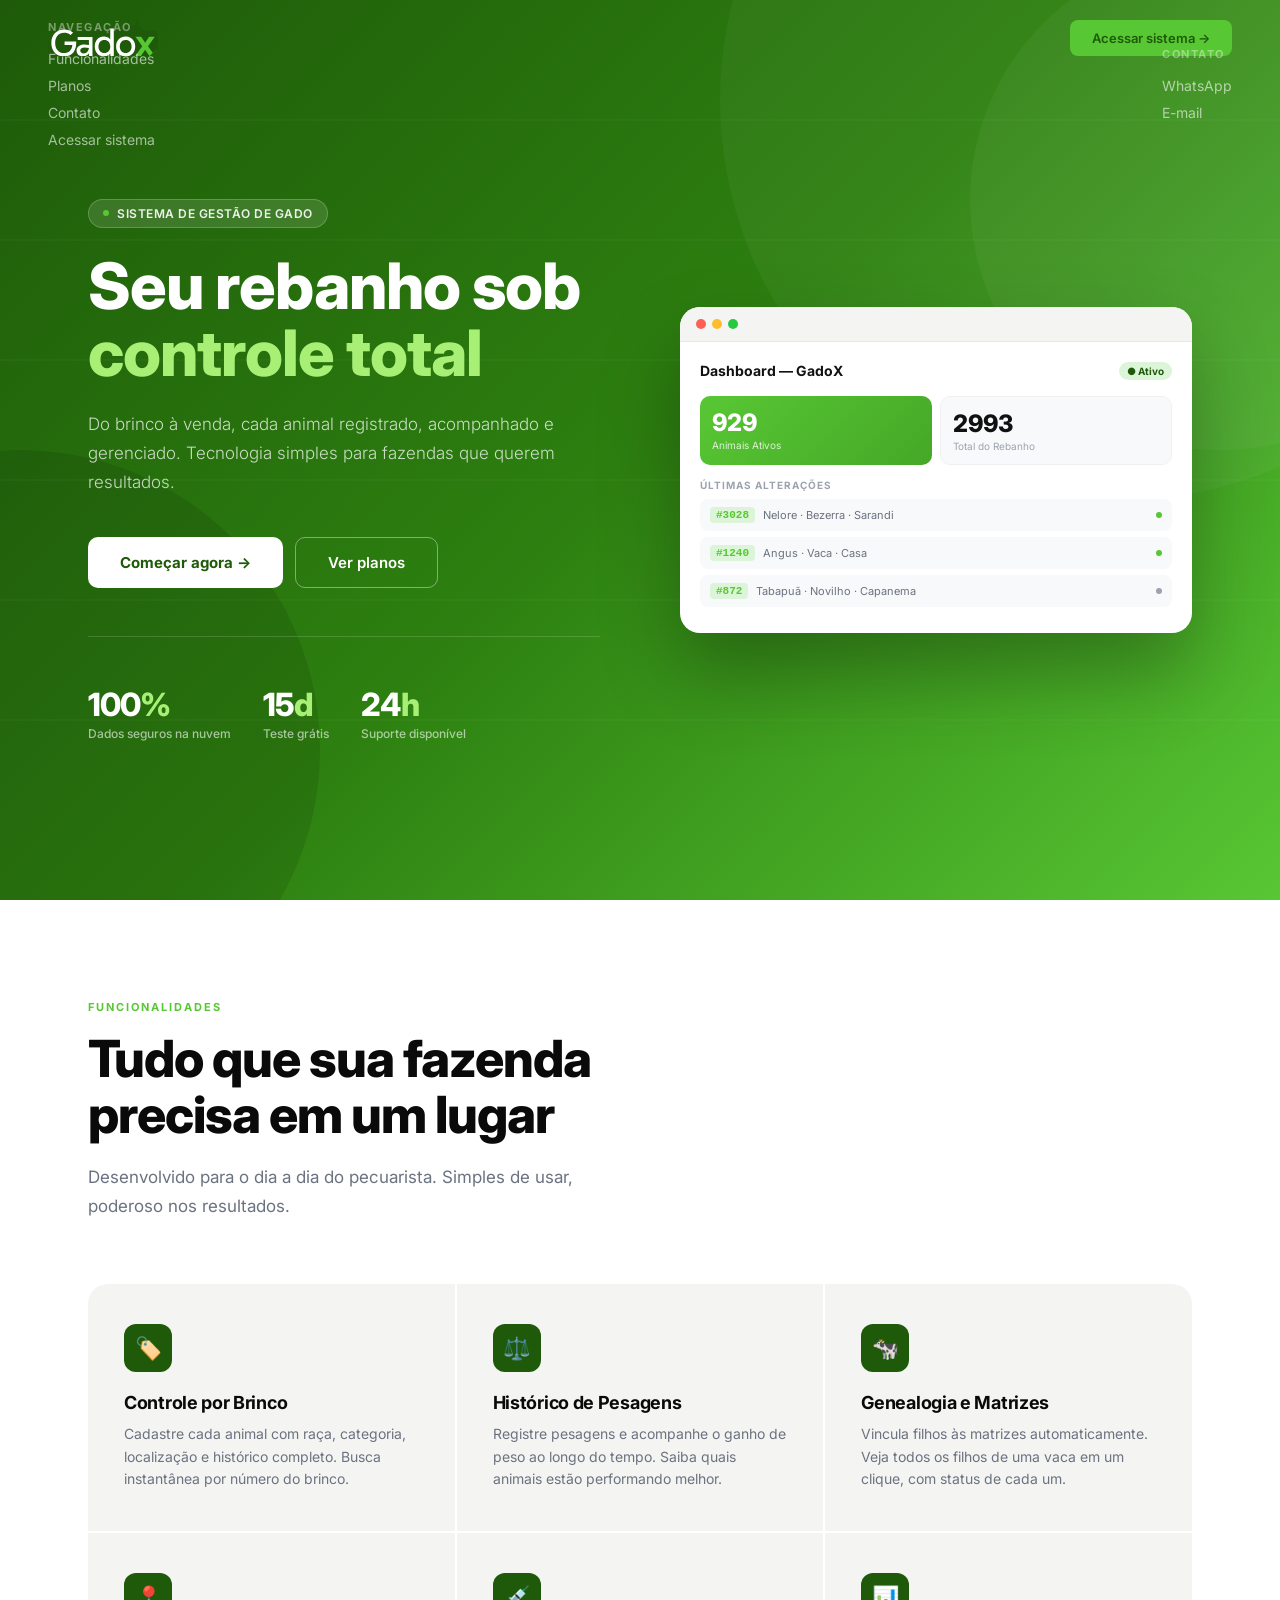
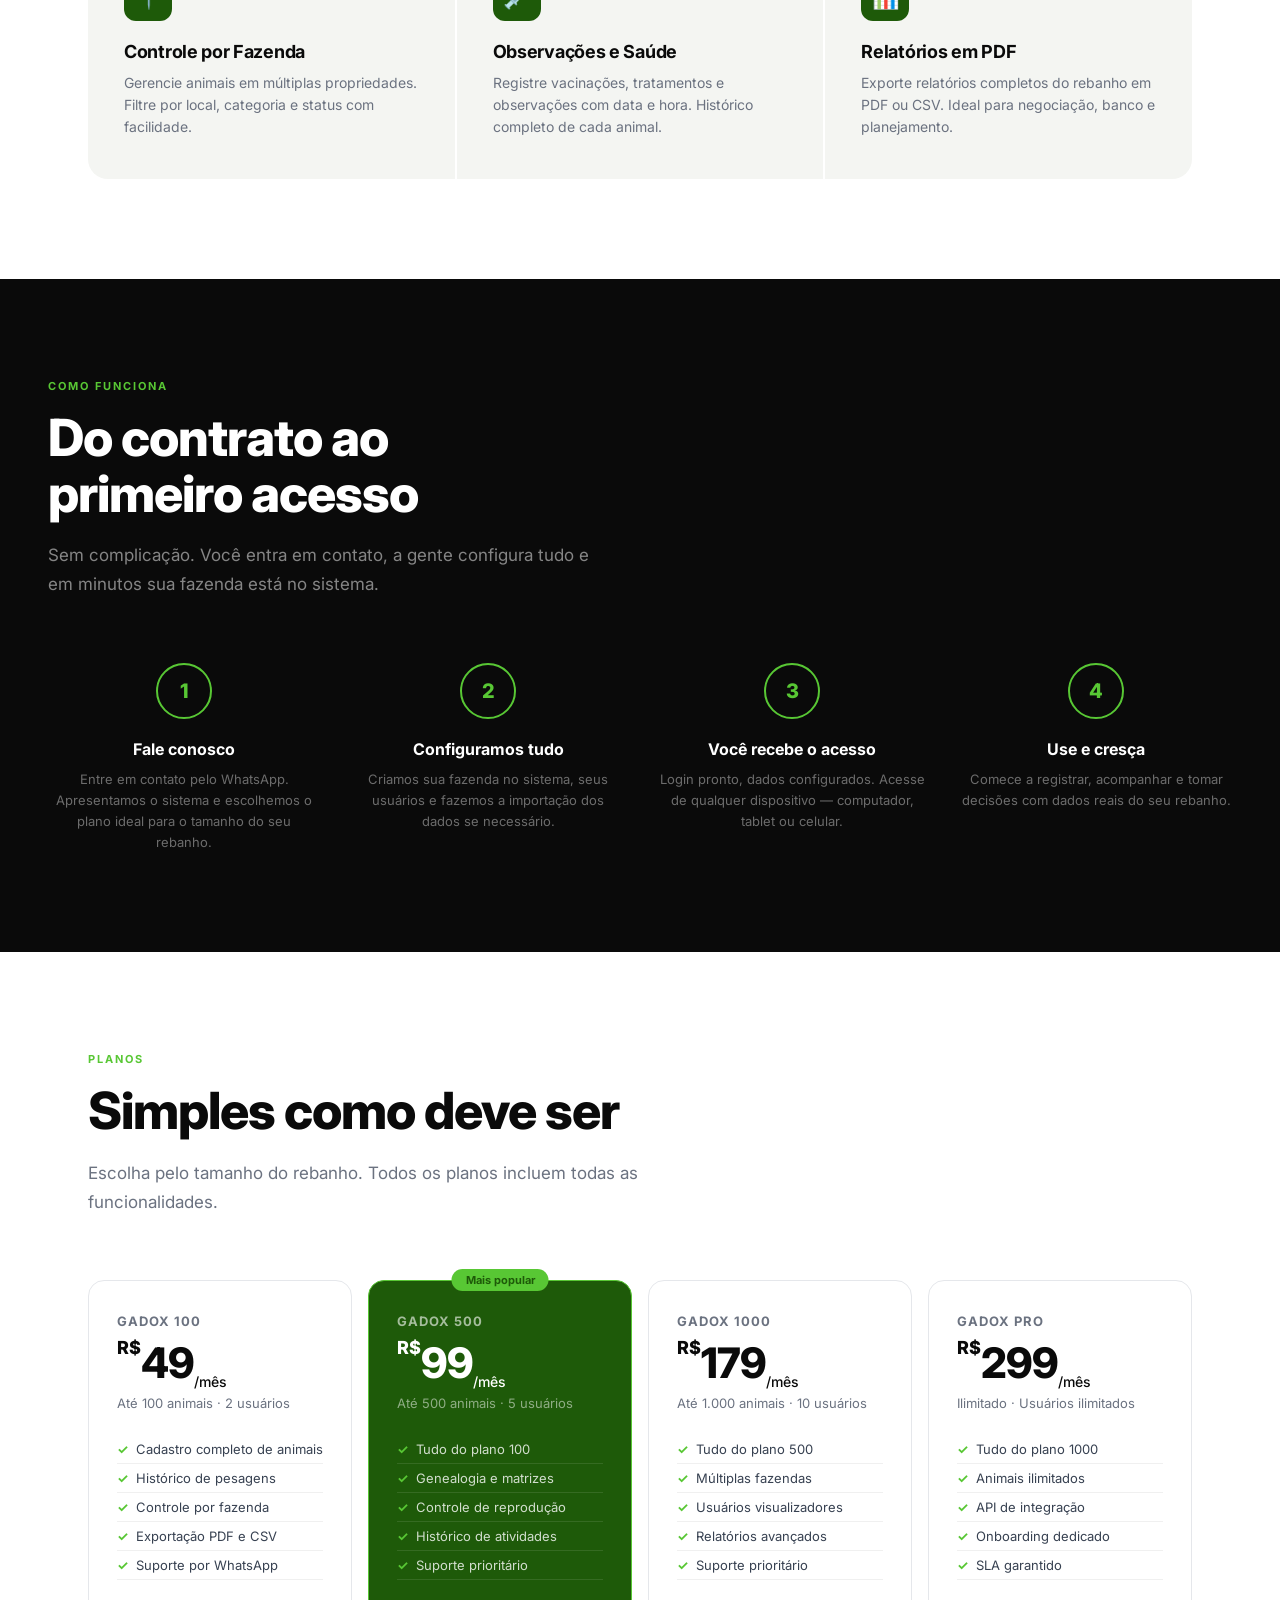
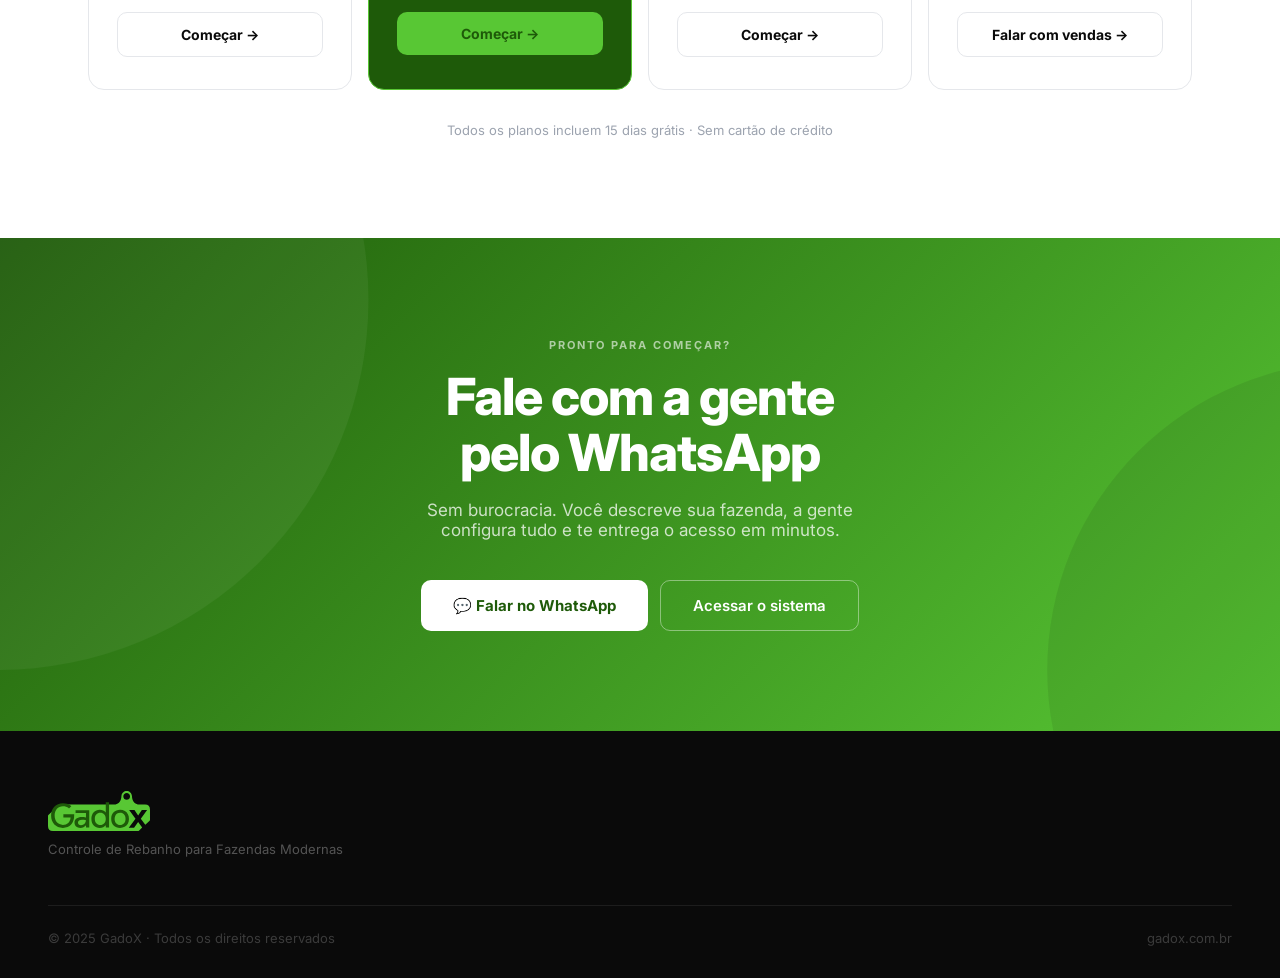
<file: index.html>
<!DOCTYPE html>
<html lang="pt-BR">
<head>
  <meta charset="UTF-8">
  <meta name="viewport" content="width=device-width, initial-scale=1.0">
  <title>GadoX — Controle de Rebanho</title>
  <meta name="description" content="Sistema de gestão de gado para fazendas modernas. Controle seu rebanho com tecnologia simples e eficiente.">

  <!-- Favicon -->
  <link rel="icon" type="image/svg+xml" href="[data-uri]">

  <!-- Fonts -->
  <link rel="preconnect" href="https://fonts.googleapis.com">
  <link href="https://fonts.googleapis.com/css2?family=Inter:wght@300;400;500;600;700;800;900&display=swap" rel="stylesheet">

  <!-- Styles -->
  <link rel="stylesheet" href="style.css">
</head>
<body>

  <!-- ═══════════════════════════════════════════
       NAVBAR
  ════════════════════════════════════════════ -->
  <nav id="nav">
    <a href="#" class="nav-logo" aria-label="GadoX — Início">
      <img
        src="[data-uri]"
        alt="GadoX"
        class="nav-logo-img"
      >
    </a>

    <div class="nav-links">
      <a href="https://app.gadox.com.br" class="nav-cta" target="_blank" rel="noopener noreferrer">
        Acessar sistema →
      </a>
    </div>
  </nav>


  <!-- ═══════════════════════════════════════════
       HERO
  ════════════════════════════════════════════ -->
  <section class="hero">
    <div class="hero-bg" aria-hidden="true">
      <svg viewBox="0 0 1440 900" preserveAspectRatio="xMidYMid slice" xmlns="http://www.w3.org/2000/svg">
        <circle cx="1200" cy="100" r="400" fill="rgba(255,255,255,0.04)"/>
        <circle cx="1300" cy="200" r="250" fill="rgba(255,255,255,0.04)"/>
        <circle cx="100"  cy="750" r="300" fill="rgba(0,0,0,0.1)"/>
        <line x1="0" y1="120" x2="1440" y2="120" stroke="rgba(255,255,255,0.05)" stroke-width="1"/>
        <line x1="0" y1="240" x2="1440" y2="240" stroke="rgba(255,255,255,0.05)" stroke-width="1"/>
        <line x1="0" y1="360" x2="1440" y2="360" stroke="rgba(255,255,255,0.05)" stroke-width="1"/>
        <line x1="0" y1="480" x2="1440" y2="480" stroke="rgba(255,255,255,0.05)" stroke-width="1"/>
        <line x1="0" y1="600" x2="1440" y2="600" stroke="rgba(255,255,255,0.05)" stroke-width="1"/>
        <line x1="0" y1="720" x2="1440" y2="720" stroke="rgba(255,255,255,0.05)" stroke-width="1"/>
      </svg>
    </div>

    <div class="hero-content">
      <!-- Texto -->
      <div class="hero-text">
        <div class="hero-tag"><span aria-hidden="true"></span> Sistema de Gestão de Gado</div>
        <h1>Seu rebanho sob <em>controle total</em></h1>
        <p class="hero-sub">
          Do brinco à venda, cada animal registrado, acompanhado e gerenciado.
          Tecnologia simples para fazendas que querem resultados.
        </p>
        <div class="hero-btns">
          <a href="https://app.gadox.com.br" class="btn-primary" target="_blank" rel="noopener noreferrer">
            Começar agora →
          </a>
          <a href="#planos" class="btn-ghost">Ver planos</a>
        </div>

        <div class="hero-stats">
          <div class="hero-stat">
            <div class="stat-num">100<span>%</span></div>
            <div class="stat-label">Dados seguros na nuvem</div>
          </div>
          <div class="hero-stat">
            <div class="stat-num">15<span>d</span></div>
            <div class="stat-label">Teste grátis</div>
          </div>
          <div class="hero-stat">
            <div class="stat-num">24<span>h</span></div>
            <div class="stat-label">Suporte disponível</div>
          </div>
        </div>
      </div>

      <!-- Mockup -->
      <div class="hero-mockup" aria-hidden="true">
        <div class="mockup-bar">
          <div class="dot" style="background:#ff5f57"></div>
          <div class="dot" style="background:#ffbd2e"></div>
          <div class="dot" style="background:#28c840"></div>
        </div>
        <div class="mockup-content">
          <div class="mockup-header">
            <div class="mockup-title">Dashboard — GadoX</div>
            <div class="mockup-badge">● Ativo</div>
          </div>
          <div class="mockup-cards">
            <div class="mcard mcard--green">
              <div class="mcard-num">929</div>
              <div class="mcard-label">Animais Ativos</div>
            </div>
            <div class="mcard mcard--white">
              <div class="mcard-num">2993</div>
              <div class="mcard-label">Total do Rebanho</div>
            </div>
          </div>
          <div class="mockup-section-label">Últimas alterações</div>
          <div class="mockup-row">
            <span class="mockup-brinco">#3028</span>
            <span class="mockup-info">Nelore · Bezerra · Sarandi</span>
            <span class="mockup-dot"></span>
          </div>
          <div class="mockup-row">
            <span class="mockup-brinco">#1240</span>
            <span class="mockup-info">Angus · Vaca · Casa</span>
            <span class="mockup-dot"></span>
          </div>
          <div class="mockup-row">
            <span class="mockup-brinco">#872</span>
            <span class="mockup-info">Tabapuã · Novilho · Capanema</span>
            <span class="mockup-dot mockup-dot--inactive"></span>
          </div>
        </div>
      </div>
    </div>
  </section>


  <!-- ═══════════════════════════════════════════
       FUNCIONALIDADES
  ════════════════════════════════════════════ -->
  <section id="funcionalidades" class="section">
    <div class="section-tag fade-up">Funcionalidades</div>
    <h2 class="fade-up">Tudo que sua fazenda<br>precisa em um lugar</h2>
    <p class="section-sub fade-up">Desenvolvido para o dia a dia do pecuarista. Simples de usar, poderoso nos resultados.</p>

    <div class="features-grid fade-up">
      <article class="feature">
        <div class="feature-icon" aria-hidden="true">🏷️</div>
        <h3>Controle por Brinco</h3>
        <p>Cadastre cada animal com raça, categoria, localização e histórico completo. Busca instantânea por número do brinco.</p>
      </article>
      <article class="feature">
        <div class="feature-icon" aria-hidden="true">⚖️</div>
        <h3>Histórico de Pesagens</h3>
        <p>Registre pesagens e acompanhe o ganho de peso ao longo do tempo. Saiba quais animais estão performando melhor.</p>
      </article>
      <article class="feature">
        <div class="feature-icon" aria-hidden="true">🐄</div>
        <h3>Genealogia e Matrizes</h3>
        <p>Vincula filhos às matrizes automaticamente. Veja todos os filhos de uma vaca em um clique, com status de cada um.</p>
      </article>
      <article class="feature">
        <div class="feature-icon" aria-hidden="true">📍</div>
        <h3>Controle por Fazenda</h3>
        <p>Gerencie animais em múltiplas propriedades. Filtre por local, categoria e status com facilidade.</p>
      </article>
      <article class="feature">
        <div class="feature-icon" aria-hidden="true">💉</div>
        <h3>Observações e Saúde</h3>
        <p>Registre vacinações, tratamentos e observações com data e hora. Histórico completo de cada animal.</p>
      </article>
      <article class="feature">
        <div class="feature-icon" aria-hidden="true">📊</div>
        <h3>Relatórios em PDF</h3>
        <p>Exporte relatórios completos do rebanho em PDF ou CSV. Ideal para negociação, banco e planejamento.</p>
      </article>
    </div>
  </section>


  <!-- ═══════════════════════════════════════════
       COMO FUNCIONA
  ════════════════════════════════════════════ -->
  <div class="how-section">
    <div class="how-inner">
      <div class="section-tag fade-up">Como funciona</div>
      <h2 class="fade-up">Do contrato ao<br>primeiro acesso</h2>
      <p class="section-sub fade-up">Sem complicação. Você entra em contato, a gente configura tudo e em minutos sua fazenda está no sistema.</p>

      <div class="steps fade-up">
        <div class="step">
          <div class="step-num" aria-hidden="true">1</div>
          <h3>Fale conosco</h3>
          <p>Entre em contato pelo WhatsApp. Apresentamos o sistema e escolhemos o plano ideal para o tamanho do seu rebanho.</p>
        </div>
        <div class="step">
          <div class="step-num" aria-hidden="true">2</div>
          <h3>Configuramos tudo</h3>
          <p>Criamos sua fazenda no sistema, seus usuários e fazemos a importação dos dados se necessário.</p>
        </div>
        <div class="step">
          <div class="step-num" aria-hidden="true">3</div>
          <h3>Você recebe o acesso</h3>
          <p>Login pronto, dados configurados. Acesse de qualquer dispositivo — computador, tablet ou celular.</p>
        </div>
        <div class="step">
          <div class="step-num" aria-hidden="true">4</div>
          <h3>Use e cresça</h3>
          <p>Comece a registrar, acompanhar e tomar decisões com dados reais do seu rebanho.</p>
        </div>
      </div>
    </div>
  </div>


  <!-- ═══════════════════════════════════════════
       PLANOS
  ════════════════════════════════════════════ -->
  <section id="planos" class="section">
    <div class="section-tag fade-up">Planos</div>
    <h2 class="fade-up">Simples como deve ser</h2>
    <p class="section-sub fade-up">Escolha pelo tamanho do rebanho. Todos os planos incluem todas as funcionalidades.</p>

    <div class="plans-grid fade-up">

      <div class="plan">
        <div class="plan-name">GadoX 100</div>
        <div class="plan-price"><sup>R$</sup>49<sub>/mês</sub></div>
        <div class="plan-animals">Até 100 animais · 2 usuários</div>
        <ul class="plan-features">
          <li>Cadastro completo de animais</li>
          <li>Histórico de pesagens</li>
          <li>Controle por fazenda</li>
          <li>Exportação PDF e CSV</li>
          <li>Suporte por WhatsApp</li>
        </ul>
        <a href="#contato" class="plan-btn plan-btn--outline">Começar →</a>
      </div>

      <div class="plan plan--featured">
        <div class="plan-badge">Mais popular</div>
        <div class="plan-name">GadoX 500</div>
        <div class="plan-price"><sup>R$</sup>99<sub>/mês</sub></div>
        <div class="plan-animals">Até 500 animais · 5 usuários</div>
        <ul class="plan-features">
          <li>Tudo do plano 100</li>
          <li>Genealogia e matrizes</li>
          <li>Controle de reprodução</li>
          <li>Histórico de atividades</li>
          <li>Suporte prioritário</li>
        </ul>
        <a href="#contato" class="plan-btn plan-btn--solid">Começar →</a>
      </div>

      <div class="plan">
        <div class="plan-name">GadoX 1000</div>
        <div class="plan-price"><sup>R$</sup>179<sub>/mês</sub></div>
        <div class="plan-animals">Até 1.000 animais · 10 usuários</div>
        <ul class="plan-features">
          <li>Tudo do plano 500</li>
          <li>Múltiplas fazendas</li>
          <li>Usuários visualizadores</li>
          <li>Relatórios avançados</li>
          <li>Suporte prioritário</li>
        </ul>
        <a href="#contato" class="plan-btn plan-btn--outline">Começar →</a>
      </div>

      <div class="plan">
        <div class="plan-name">GadoX Pro</div>
        <div class="plan-price"><sup>R$</sup>299<sub>/mês</sub></div>
        <div class="plan-animals">Ilimitado · Usuários ilimitados</div>
        <ul class="plan-features">
          <li>Tudo do plano 1000</li>
          <li>Animais ilimitados</li>
          <li>API de integração</li>
          <li>Onboarding dedicado</li>
          <li>SLA garantido</li>
        </ul>
        <a href="#contato" class="plan-btn plan-btn--outline">Falar com vendas →</a>
      </div>

    </div>
    <p class="plans-note">Todos os planos incluem 15 dias grátis · Sem cartão de crédito</p>
  </section>


  <!-- ═══════════════════════════════════════════
       CTA / CONTATO
  ════════════════════════════════════════════ -->
  <div class="cta-section" id="contato">
    <div class="hero-bg" aria-hidden="true">
      <svg viewBox="0 0 1440 400" preserveAspectRatio="xMidYMid slice" xmlns="http://www.w3.org/2000/svg">
        <circle cx="200"  cy="50"  r="300" fill="rgba(255,255,255,0.05)"/>
        <circle cx="1300" cy="350" r="250" fill="rgba(0,0,0,0.08)"/>
      </svg>
    </div>
    <div class="cta-inner">
      <div class="section-tag cta-tag">Pronto para começar?</div>
      <h2>Fale com a gente<br>pelo WhatsApp</h2>
      <p>Sem burocracia. Você descreve sua fazenda, a gente configura tudo e te entrega o acesso em minutos.</p>
      <div class="cta-btns">
        <a
          href="https://wa.me/5549991386761?text=Ol%C3%A1!%20Tenho%20interesse%20no%20GadoX%20para%20minha%20fazenda."
          class="btn-primary"
          target="_blank"
          rel="noopener noreferrer"
        >
          💬 Falar no WhatsApp
        </a>
        <a href="https://app.gadox.com.br" class="btn-ghost" target="_blank" rel="noopener noreferrer">
          Acessar o sistema
        </a>
      </div>
    </div>
  </div>


  <!-- ═══════════════════════════════════════════
       FOOTER
  ════════════════════════════════════════════ -->
  <footer>
    <div class="footer-inner">
      <div class="footer-top">
        <div class="footer-brand">
          <div class="footer-logo">
            <img
              src="[data-uri]"
              alt="GadoX"
              style="height:40px;width:auto;"
            >
          </div>
          <div class="footer-tagline">Controle de Rebanho para Fazendas Modernas</div>
        </div>

        <nav class="footer-links" aria-label="Links do rodapé">
          <div class="footer-col">
            <h4>Navegação</h4>
            <a href="#funcionalidades">Funcionalidades</a>
            <a href="#planos">Planos</a>
            <a href="#contato">Contato</a>
            <a href="https://app.gadox.com.br" target="_blank" rel="noopener noreferrer">Acessar sistema</a>
          </div>
          <div class="footer-col">
            <h4>Contato</h4>
            <a href="https://wa.me/5549991386761" target="_blank" rel="noopener noreferrer">WhatsApp</a>
            <a href="mailto:contato@gadox.com.br">E-mail</a>
          </div>
        </nav>
      </div>

      <div class="footer-bottom">
        <p>© 2025 GadoX · Todos os direitos reservados</p>
        <p>gadox.com.br</p>
      </div>
    </div>
  </footer>

  <!-- Scripts -->
  <script src="main.js"></script>

</body>
</html>
</file>
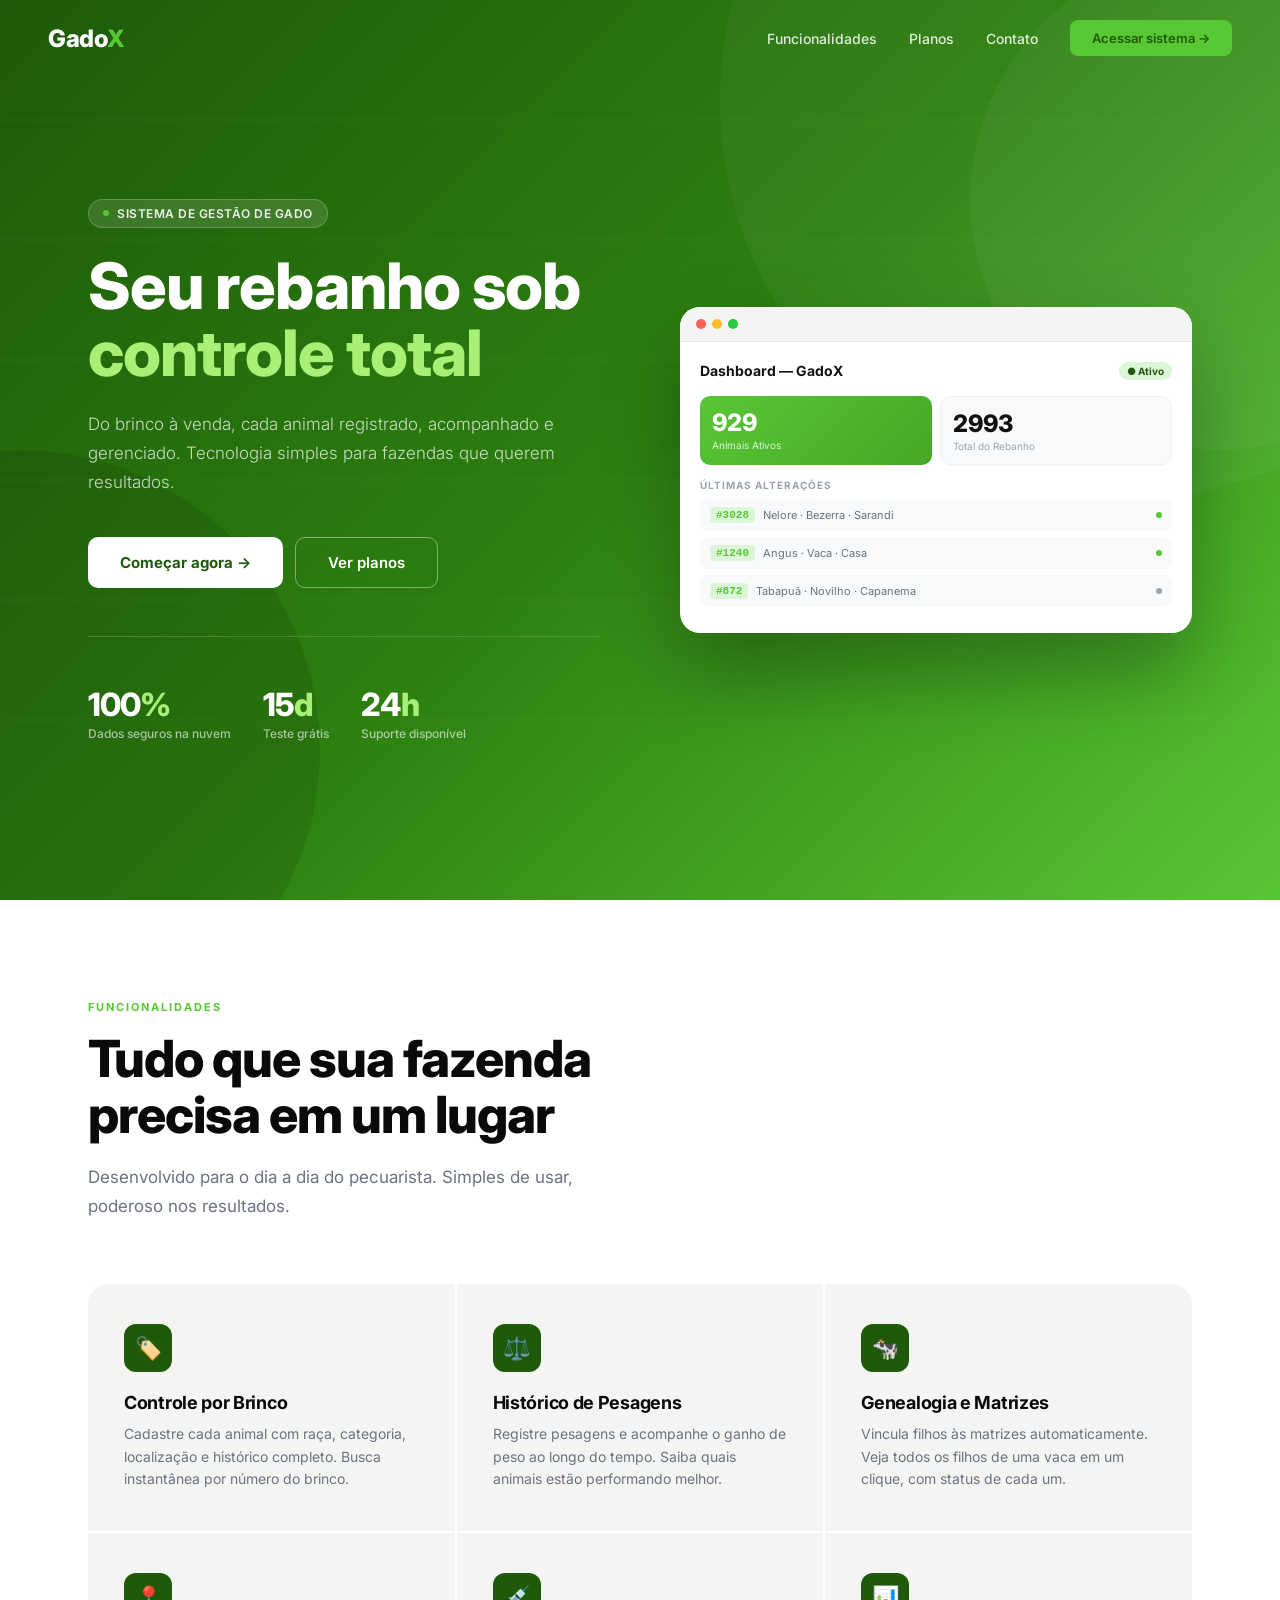
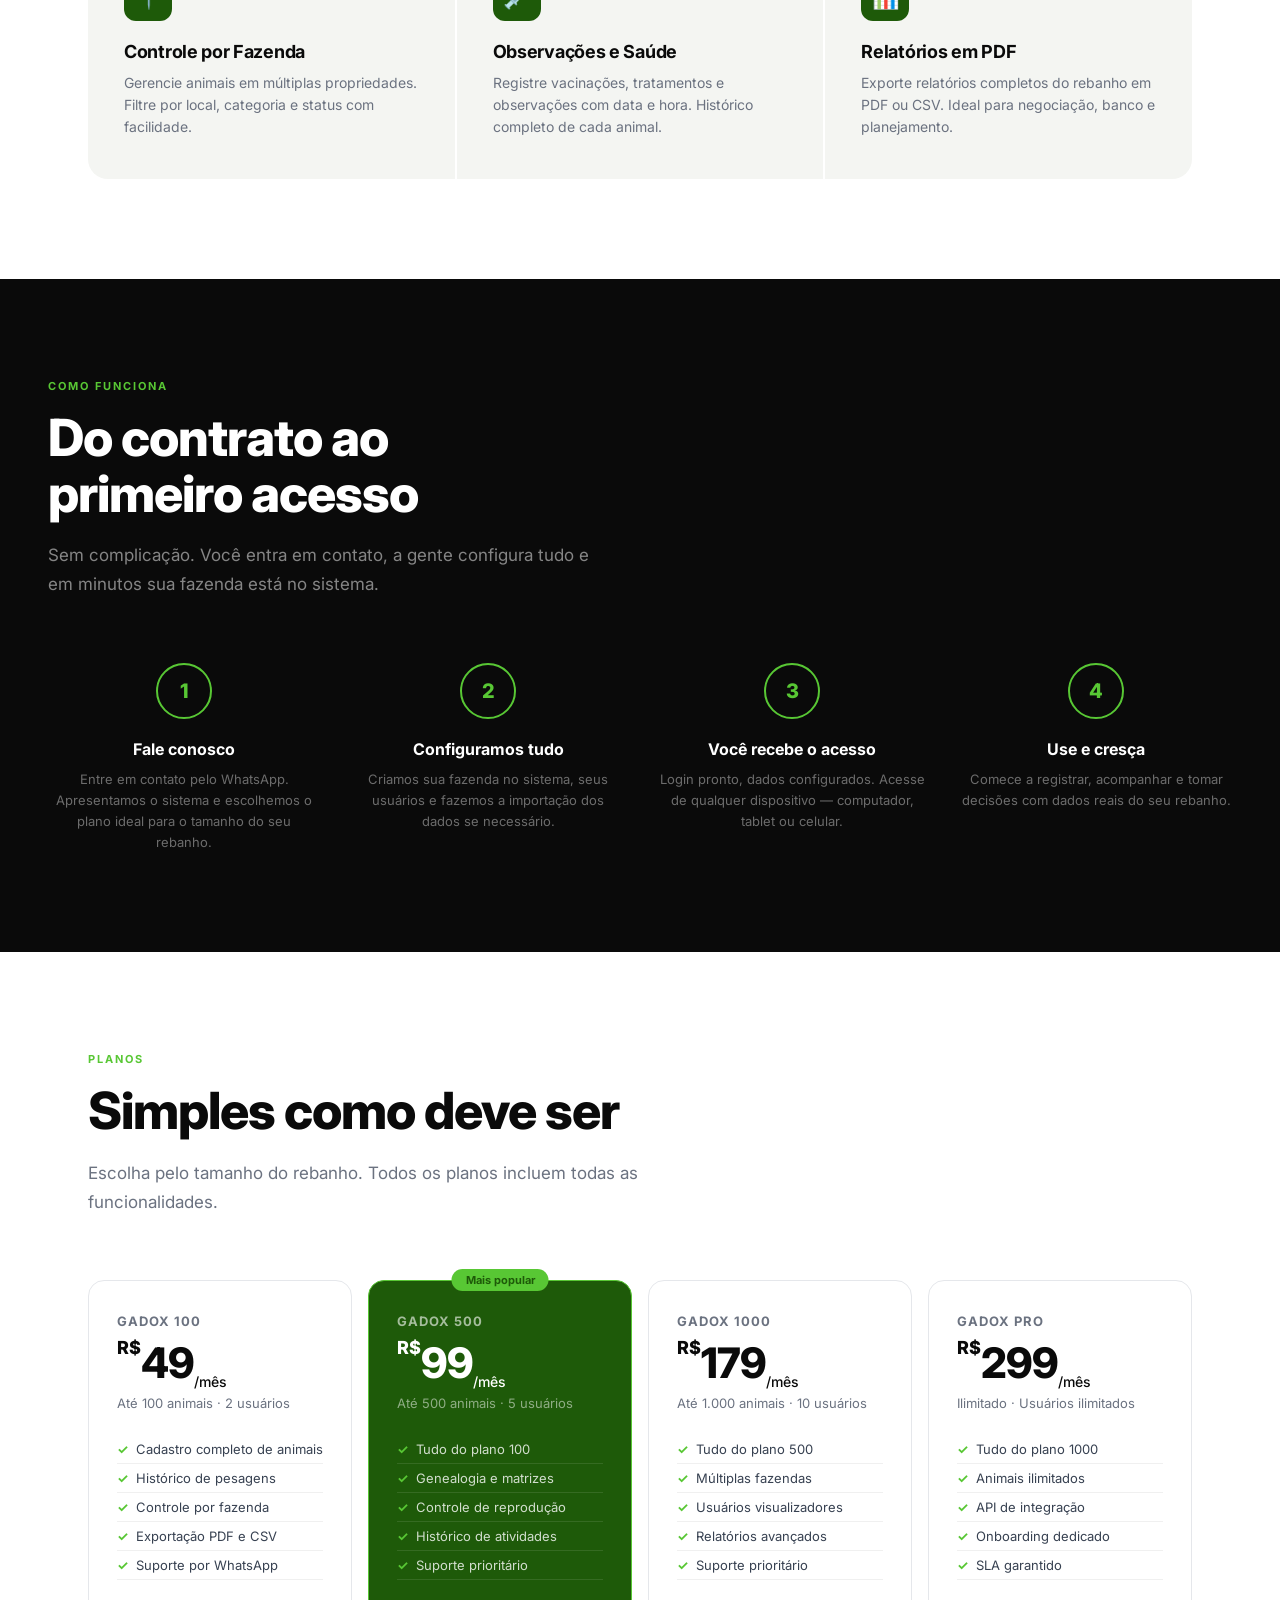
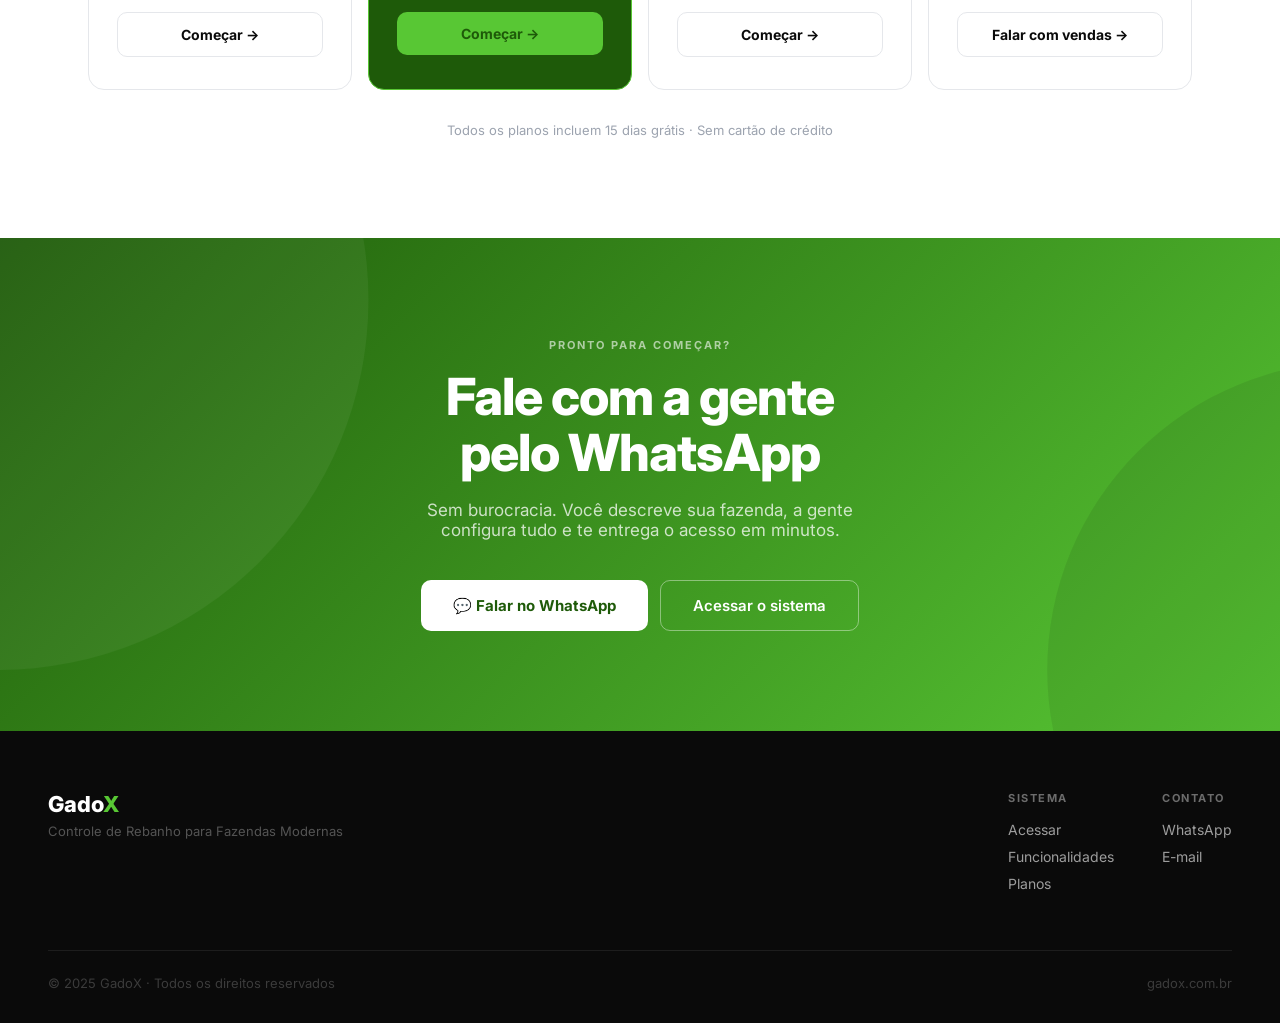
<file: landing.html>
<!DOCTYPE html>
<html lang="pt-BR">
<head>
<meta charset="UTF-8">
<meta name="viewport" content="width=device-width, initial-scale=1.0">
<title>GadoX — Controle de Rebanho</title>
<meta name="description" content="Sistema de gestão de gado para fazendas modernas. Controle seu rebanho com tecnologia simples e eficiente.">
<link rel="preconnect" href="https://fonts.googleapis.com">
<link href="https://fonts.googleapis.com/css2?family=Inter:wght@300;400;500;600;700;800;900&display=swap" rel="stylesheet">
<style>
  :root {
    --green: #58C734;
    --green-dark: #1E5A09;
    --green-mid: #2d7a10;
    --black: #0a0a0a;
    --white: #ffffff;
    --gray: #6b7280;
    --gray-light: #f4f5f2;
  }

  * { margin: 0; padding: 0; box-sizing: border-box; }

  html { scroll-behavior: smooth; }

  body {
    font-family: 'Inter', sans-serif;
    background: var(--white);
    color: var(--black);
    overflow-x: hidden;
  }

  /* ── NAVBAR ──────────────────────────────────── */
  nav {
    position: fixed; top: 0; left: 0; right: 0; z-index: 100;
    padding: 20px 48px;
    display: flex; align-items: center; justify-content: space-between;
    transition: all 0.3s;
  }
  nav.scrolled {
    background: rgba(255,255,255,0.95);
    backdrop-filter: blur(12px);
    border-bottom: 1px solid rgba(0,0,0,0.06);
    padding: 14px 48px;
  }
  .nav-logo {
    font-family: 'Inter', sans-serif;
    font-size: 24px; font-weight: 800;
    color: var(--white); text-decoration: none;
    letter-spacing: -0.5px;
  }
  nav.scrolled .nav-logo { color: var(--black); }
  .nav-logo span { color: var(--green); }
  .nav-links { display: flex; align-items: center; gap: 32px; }
  .nav-links a {
    font-size: 14px; font-weight: 500;
    color: rgba(255,255,255,0.85); text-decoration: none;
    transition: color 0.2s;
  }
  nav.scrolled .nav-links a { color: var(--gray); }
  .nav-links a:hover { color: var(--green); }
  .nav-cta {
    background: var(--green) !important;
    color: var(--green-dark) !important;
    padding: 10px 22px; border-radius: 8px;
    font-weight: 600 !important; font-size: 13px !important;
    transition: all 0.2s !important;
  }
  .nav-cta:hover { background: #45a827 !important; transform: translateY(-1px); }

  /* ── HERO ─────────────────────────────────────── */
  .hero {
    min-height: 100vh;
    background: linear-gradient(135deg, #1E5A09 0%, #2d8010 50%, #58C734 100%);
    position: relative; overflow: hidden;
    display: flex; align-items: center;
  }
  .hero-bg {
    position: absolute; inset: 0; pointer-events: none;
  }
  .hero-bg svg { width: 100%; height: 100%; }
  .hero-content {
    position: relative; z-index: 2;
    max-width: 1200px; margin: 0 auto; padding: 120px 48px 80px;
    display: grid; grid-template-columns: 1fr 1fr; gap: 80px; align-items: center;
  }
  .hero-tag {
    display: inline-flex; align-items: center; gap: 8px;
    background: rgba(255,255,255,0.12); border: 1px solid rgba(255,255,255,0.2);
    padding: 6px 14px; border-radius: 100px;
    font-size: 12px; font-weight: 600; color: rgba(255,255,255,0.9);
    letter-spacing: 0.5px; text-transform: uppercase;
    margin-bottom: 24px;
  }
  .hero-tag span { width: 6px; height: 6px; border-radius: 50%; background: var(--green); display: inline-block; }
  h1 {
    font-family: 'Inter', sans-serif;
    font-size: clamp(42px, 5vw, 68px);
    font-weight: 800; line-height: 1.05;
    color: var(--white); letter-spacing: -1px;
    margin-bottom: 24px;
  }
  h1 em { font-style: normal; color: #a8f075; }
  .hero-sub {
    font-size: 17px; color: rgba(255,255,255,0.75);
    line-height: 1.7; margin-bottom: 40px; font-weight: 300;
  }
  .hero-btns { display: flex; gap: 12px; flex-wrap: wrap; }
  .btn-primary {
    background: var(--white); color: var(--green-dark);
    padding: 15px 32px; border-radius: 10px;
    font-size: 15px; font-weight: 700;
    text-decoration: none; display: inline-flex; align-items: center; gap: 8px;
    transition: all 0.2s;
  }
  .btn-primary:hover { transform: translateY(-2px); box-shadow: 0 12px 32px rgba(0,0,0,0.15); }
  .btn-ghost {
    border: 1.5px solid rgba(255,255,255,0.4); color: var(--white);
    padding: 15px 32px; border-radius: 10px;
    font-size: 15px; font-weight: 600;
    text-decoration: none; display: inline-flex; align-items: center; gap: 8px;
    transition: all 0.2s;
  }
  .btn-ghost:hover { background: rgba(255,255,255,0.1); }
  .hero-stats {
    display: flex; gap: 32px; margin-top: 48px; padding-top: 48px;
    border-top: 1px solid rgba(255,255,255,0.15);
  }
  .stat-num {
    font-family: 'Inter', sans-serif;
    font-size: 32px; font-weight: 800; color: var(--white); letter-spacing: -1px;
  }
  .stat-num span { color: #a8f075; }
  .stat-label { font-size: 12px; color: rgba(255,255,255,0.6); margin-top: 2px; font-weight: 500; }

  /* Hero mockup */
  .hero-mockup {
    background: white; border-radius: 20px;
    box-shadow: 0 40px 80px rgba(0,0,0,0.3);
    overflow: hidden;
  }
  .mockup-bar {
    background: #f4f5f2; padding: 12px 16px;
    display: flex; align-items: center; gap: 6px;
    border-bottom: 1px solid #e5e7eb;
  }
  .dot { width: 10px; height: 10px; border-radius: 50%; }
  .mockup-content { padding: 20px; }
  .mockup-header {
    display: flex; justify-content: space-between; align-items: center;
    margin-bottom: 16px;
  }
  .mockup-title { font-family: 'Inter', sans-serif; font-size: 14px; font-weight: 700; color: #111; }
  .mockup-badge { background: #dcf5d8; color: #1E5A09; font-size: 10px; font-weight: 700; padding: 3px 8px; border-radius: 20px; }
  .mockup-cards { display: grid; grid-template-columns: 1fr 1fr; gap: 8px; margin-bottom: 14px; }
  .mcard { padding: 12px; border-radius: 10px; }
  .mcard.green { background: linear-gradient(135deg, #58C734, #45a827); }
  .mcard.white { background: #f8f9fa; border: 1px solid #f0f0f0; }
  .mcard-num { font-family: 'Inter', sans-serif; font-size: 24px; font-weight: 800; }
  .mcard.green .mcard-num { color: white; }
  .mcard.white .mcard-num { color: #111; }
  .mcard-label { font-size: 10px; margin-top: 2px; }
  .mcard.green .mcard-label { color: rgba(255,255,255,0.8); }
  .mcard.white .mcard-label { color: #9ca3af; }
  .mockup-row { display: flex; align-items: center; gap: 8px; padding: 8px 10px; background: #f8f9fa; border-radius: 8px; margin-bottom: 6px; }
  .mockup-brinco { font-family: monospace; font-size: 11px; font-weight: 700; color: #58C734; background: #dcf5d8; padding: 2px 6px; border-radius: 4px; }
  .mockup-info { font-size: 11px; color: #6b7280; flex: 1; }
  .mockup-dot { width: 6px; height: 6px; border-radius: 50%; background: #58C734; }

  /* ── SECTION ──────────────────────────────────── */
  section { padding: 100px 48px; max-width: 1200px; margin: 0 auto; }
  .section-tag {
    font-size: 11px; font-weight: 700; color: var(--green);
    text-transform: uppercase; letter-spacing: 2px; margin-bottom: 16px;
  }
  h2 {
    font-family: 'Inter', sans-serif;
    font-size: clamp(32px, 4vw, 52px);
    font-weight: 800; letter-spacing: -1px; line-height: 1.1;
    margin-bottom: 20px;
  }
  .section-sub { font-size: 17px; color: var(--gray); line-height: 1.7; max-width: 560px; }

  /* ── FUNCIONALIDADES ──────────────────────────── */
  .features-grid { display: grid; grid-template-columns: repeat(3, 1fr); gap: 2px; margin-top: 64px; border-radius: 20px; overflow: hidden; }
  .feature {
    background: var(--gray-light); padding: 40px 36px;
    transition: background 0.2s;
  }
  .feature:hover { background: #eef5eb; }
  .feature-icon {
    width: 48px; height: 48px; border-radius: 12px;
    background: var(--green-dark); display: flex; align-items: center; justify-content: center;
    margin-bottom: 20px; font-size: 22px;
  }
  .feature h3 {
    font-family: 'Inter', sans-serif; font-size: 18px; font-weight: 700;
    letter-spacing: -0.3px; margin-bottom: 10px;
  }
  .feature p { font-size: 14px; color: var(--gray); line-height: 1.6; }

  /* ── COMO FUNCIONA ───────────────────────────── */
  .how-section { background: var(--black); padding: 100px 48px; }
  .how-inner { max-width: 1200px; margin: 0 auto; }
  .how-section h2 { color: var(--white); }
  .how-section .section-tag { color: var(--green); }
  .how-section .section-sub { color: rgba(255,255,255,0.5); }
  .steps { display: grid; grid-template-columns: repeat(4, 1fr); gap: 32px; margin-top: 64px; }
  .step { text-align: center; }
  .step-num {
    width: 56px; height: 56px; border-radius: 50%;
    border: 2px solid var(--green); color: var(--green);
    font-family: 'Inter', sans-serif; font-size: 20px; font-weight: 800;
    display: flex; align-items: center; justify-content: center;
    margin: 0 auto 20px;
  }
  .step h3 { font-family: 'Inter', sans-serif; font-size: 16px; font-weight: 700; color: var(--white); margin-bottom: 10px; }
  .step p { font-size: 13px; color: rgba(255,255,255,0.4); line-height: 1.6; }

  /* ── PLANOS ──────────────────────────────────── */
  .plans-grid { display: grid; grid-template-columns: repeat(4, 1fr); gap: 16px; margin-top: 64px; }
  .plan {
    border: 1.5px solid #e5e7eb; border-radius: 16px;
    padding: 32px 28px; position: relative;
    transition: all 0.2s;
  }
  .plan:hover { border-color: var(--green); transform: translateY(-4px); }
  .plan.featured {
    border-color: var(--green); background: var(--green-dark);
  }
  .plan-badge {
    position: absolute; top: -12px; left: 50%; transform: translateX(-50%);
    background: var(--green); color: var(--green-dark);
    font-size: 11px; font-weight: 700; padding: 4px 14px; border-radius: 20px;
    white-space: nowrap;
  }
  .plan-name { font-family: 'Inter', sans-serif; font-size: 13px; font-weight: 700; color: var(--gray); margin-bottom: 8px; text-transform: uppercase; letter-spacing: 1px; }
  .plan.featured .plan-name { color: rgba(255,255,255,0.6); }
  .plan-price { font-family: 'Inter', sans-serif; font-size: 42px; font-weight: 800; letter-spacing: -1px; margin-bottom: 4px; }
  .plan-price sup { font-size: 18px; letter-spacing: 0; vertical-align: top; margin-top: 8px; }
  .plan-price sub { font-size: 14px; letter-spacing: 0; font-weight: 500; }
  .plan.featured .plan-price { color: var(--white); }
  .plan-animals { font-size: 13px; color: var(--gray); margin-bottom: 24px; }
  .plan.featured .plan-animals { color: rgba(255,255,255,0.5); }
  .plan-features { list-style: none; margin-bottom: 32px; }
  .plan-features li {
    font-size: 13px; color: #374151; padding: 6px 0;
    display: flex; align-items: center; gap: 8px;
    border-bottom: 1px solid #f0f0f0;
  }
  .plan.featured .plan-features li { color: rgba(255,255,255,0.8); border-color: rgba(255,255,255,0.1); }
  .plan-features li::before { content: '✓'; color: var(--green); font-weight: 700; flex-shrink: 0; }
  .plan-btn {
    display: block; width: 100%; padding: 13px;
    border-radius: 10px; text-align: center;
    font-size: 14px; font-weight: 700; text-decoration: none;
    transition: all 0.2s;
  }
  .plan-btn.outline { border: 1.5px solid #e5e7eb; color: var(--black); }
  .plan-btn.outline:hover { border-color: var(--green); color: var(--green); }
  .plan-btn.solid { background: var(--green); color: var(--green-dark); }
  .plan-btn.solid:hover { background: #45a827; }

  /* ── CTA ─────────────────────────────────────── */
  .cta-section {
    background: linear-gradient(135deg, #1E5A09 0%, #58C734 100%);
    padding: 100px 48px; text-align: center;
    position: relative; overflow: hidden;
  }
  .cta-section h2 { color: var(--white); }
  .cta-section p { color: rgba(255,255,255,0.75); font-size: 17px; margin: 16px auto 40px; max-width: 500px; }
  .cta-btns { display: flex; gap: 12px; justify-content: center; flex-wrap: wrap; }

  /* ── FOOTER ──────────────────────────────────── */
  footer {
    background: var(--black); padding: 60px 48px 32px;
  }
  .footer-inner { max-width: 1200px; margin: 0 auto; }
  .footer-top { display: flex; justify-content: space-between; align-items: flex-start; margin-bottom: 48px; }
  .footer-logo { font-family: 'Inter', sans-serif; font-size: 22px; font-weight: 800; color: var(--white); }
  .footer-logo span { color: var(--green); }
  .footer-tagline { font-size: 13px; color: rgba(255,255,255,0.3); margin-top: 6px; }
  .footer-links { display: flex; gap: 48px; }
  .footer-col h4 { font-size: 11px; font-weight: 700; color: rgba(255,255,255,0.4); text-transform: uppercase; letter-spacing: 1.5px; margin-bottom: 16px; }
  .footer-col a { display: block; font-size: 14px; color: rgba(255,255,255,0.6); text-decoration: none; margin-bottom: 10px; transition: color 0.2s; }
  .footer-col a:hover { color: var(--green); }
  .footer-bottom { border-top: 1px solid rgba(255,255,255,0.08); padding-top: 24px; display: flex; justify-content: space-between; align-items: center; }
  .footer-bottom p { font-size: 13px; color: rgba(255,255,255,0.2); }

  /* ── ANIMAÇÕES ───────────────────────────────── */
  .fade-up { opacity: 0; transform: translateY(32px); transition: all 0.7s cubic-bezier(0.16,1,0.3,1); }
  .fade-up.visible { opacity: 1; transform: translateY(0); }

  /* ── MOBILE ──────────────────────────────────── */
  @media (max-width: 768px) {
    nav { padding: 16px 24px; }
    nav.scrolled { padding: 12px 24px; }
    .nav-links { display: none; }
    .hero-content { grid-template-columns: 1fr; padding: 100px 24px 60px; gap: 48px; }
    .hero-mockup { display: none; }
    .hero-stats { gap: 20px; }
    section { padding: 64px 24px; }
    .features-grid { grid-template-columns: 1fr; }
    .steps { grid-template-columns: 1fr 1fr; }
    .plans-grid { grid-template-columns: 1fr; }
    .footer-top { flex-direction: column; gap: 32px; }
    .footer-links { flex-direction: column; gap: 24px; }
    .how-section { padding: 64px 24px; }
    .cta-section { padding: 64px 24px; }
  }
</style>
</head>
<body>

<!-- NAVBAR -->
<nav id="nav">
  <a href="#" class="nav-logo">Gado<span>X</span></a>
  <div class="nav-links">
    <a href="#funcionalidades">Funcionalidades</a>
    <a href="#planos">Planos</a>
    <a href="#contato">Contato</a>
    <a href="https://app.gadox.com.br" class="nav-cta">Acessar sistema →</a>
  </div>
</nav>

<!-- HERO -->
<div class="hero">
  <div class="hero-bg">
    <svg viewBox="0 0 1440 900" preserveAspectRatio="xMidYMid slice" xmlns="http://www.w3.org/2000/svg">
      <circle cx="1200" cy="100" r="400" fill="rgba(255,255,255,0.04)"/>
      <circle cx="1300" cy="200" r="250" fill="rgba(255,255,255,0.04)"/>
      <circle cx="100" cy="750" r="300" fill="rgba(0,0,0,0.1)"/>
      <line x1="0" y1="120" x2="1440" y2="120" stroke="rgba(255,255,255,0.05)" stroke-width="1"/>
      <line x1="0" y1="240" x2="1440" y2="240" stroke="rgba(255,255,255,0.05)" stroke-width="1"/>
      <line x1="0" y1="360" x2="1440" y2="360" stroke="rgba(255,255,255,0.05)" stroke-width="1"/>
      <line x1="0" y1="480" x2="1440" y2="480" stroke="rgba(255,255,255,0.05)" stroke-width="1"/>
      <line x1="0" y1="600" x2="1440" y2="600" stroke="rgba(255,255,255,0.05)" stroke-width="1"/>
      <line x1="0" y1="720" x2="1440" y2="720" stroke="rgba(255,255,255,0.05)" stroke-width="1"/>
    </svg>
  </div>
  <div class="hero-content">
    <div>
      <div class="hero-tag"><span></span> Sistema de Gestão de Gado</div>
      <h1>Seu rebanho sob <em>controle total</em></h1>
      <p class="hero-sub">Do brinco à venda, cada animal registrado, acompanhado e gerenciado. Tecnologia simples para fazendas que querem resultados.</p>
      <div class="hero-btns">
        <a href="https://app.gadox.com.br" class="btn-primary">Começar agora →</a>
        <a href="#planos" class="btn-ghost">Ver planos</a>
      </div>
      <div class="hero-stats">
        <div>
          <div class="stat-num">100<span>%</span></div>
          <div class="stat-label">Dados seguros na nuvem</div>
        </div>
        <div>
          <div class="stat-num">15<span>d</span></div>
          <div class="stat-label">Teste grátis</div>
        </div>
        <div>
          <div class="stat-num">24<span>h</span></div>
          <div class="stat-label">Suporte disponível</div>
        </div>
      </div>
    </div>

    <!-- Mockup do sistema -->
    <div class="hero-mockup">
      <div class="mockup-bar">
        <div class="dot" style="background:#ff5f57"></div>
        <div class="dot" style="background:#ffbd2e"></div>
        <div class="dot" style="background:#28c840"></div>
      </div>
      <div class="mockup-content">
        <div class="mockup-header">
          <div class="mockup-title">Dashboard — GadoX</div>
          <div class="mockup-badge">● Ativo</div>
        </div>
        <div class="mockup-cards">
          <div class="mcard green">
            <div class="mcard-num">929</div>
            <div class="mcard-label">Animais Ativos</div>
          </div>
          <div class="mcard white">
            <div class="mcard-num">2993</div>
            <div class="mcard-label">Total do Rebanho</div>
          </div>
        </div>
        <div style="font-size:10px;font-weight:700;color:#9ca3af;text-transform:uppercase;letter-spacing:1px;margin-bottom:8px;">Últimas alterações</div>
        <div class="mockup-row">
          <div class="mockup-brinco">#3028</div>
          <div class="mockup-info">Nelore · Bezerra · Sarandi</div>
          <div class="mockup-dot"></div>
        </div>
        <div class="mockup-row">
          <div class="mockup-brinco">#1240</div>
          <div class="mockup-info">Angus · Vaca · Casa</div>
          <div class="mockup-dot"></div>
        </div>
        <div class="mockup-row">
          <div class="mockup-brinco">#872</div>
          <div class="mockup-info">Tabapuã · Novilho · Capanema</div>
          <div class="mockup-dot" style="background:#9ca3af"></div>
        </div>
      </div>
    </div>
  </div>
</div>

<!-- FUNCIONALIDADES -->
<section id="funcionalidades">
  <div class="section-tag fade-up">Funcionalidades</div>
  <h2 class="fade-up">Tudo que sua fazenda<br>precisa em um lugar</h2>
  <p class="section-sub fade-up">Desenvolvido para o dia a dia do pecuarista. Simples de usar, poderoso nos resultados.</p>
  <div class="features-grid fade-up">
    <div class="feature">
      <div class="feature-icon">🏷️</div>
      <h3>Controle por Brinco</h3>
      <p>Cadastre cada animal com raça, categoria, localização e histórico completo. Busca instantânea por número do brinco.</p>
    </div>
    <div class="feature">
      <div class="feature-icon">⚖️</div>
      <h3>Histórico de Pesagens</h3>
      <p>Registre pesagens e acompanhe o ganho de peso ao longo do tempo. Saiba quais animais estão performando melhor.</p>
    </div>
    <div class="feature">
      <div class="feature-icon">🐄</div>
      <h3>Genealogia e Matrizes</h3>
      <p>Vincula filhos às matrizes automaticamente. Veja todos os filhos de uma vaca em um clique, com status de cada um.</p>
    </div>
    <div class="feature">
      <div class="feature-icon">📍</div>
      <h3>Controle por Fazenda</h3>
      <p>Gerencie animais em múltiplas propriedades. Filtre por local, categoria e status com facilidade.</p>
    </div>
    <div class="feature">
      <div class="feature-icon">💉</div>
      <h3>Observações e Saúde</h3>
      <p>Registre vacinações, tratamentos e observações com data e hora. Histórico completo de cada animal.</p>
    </div>
    <div class="feature">
      <div class="feature-icon">📊</div>
      <h3>Relatórios em PDF</h3>
      <p>Exporte relatórios completos do rebanho em PDF ou CSV. Ideal para negociação, banco e planejamento.</p>
    </div>
  </div>
</section>

<!-- COMO FUNCIONA -->
<div class="how-section">
  <div class="how-inner">
    <div class="section-tag fade-up">Como funciona</div>
    <h2 class="fade-up">Do contrato ao<br>primeiro acesso</h2>
    <p class="section-sub fade-up">Sem complicação. Você entra em contato, a gente configura tudo e em minutos sua fazenda está no sistema.</p>
    <div class="steps fade-up">
      <div class="step">
        <div class="step-num">1</div>
        <h3>Fale conosco</h3>
        <p>Entre em contato pelo WhatsApp. Apresentamos o sistema e escolhemos o plano ideal para o tamanho do seu rebanho.</p>
      </div>
      <div class="step">
        <div class="step-num">2</div>
        <h3>Configuramos tudo</h3>
        <p>Criamos sua fazenda no sistema, seus usuários e fazemos a importação dos dados se necessário.</p>
      </div>
      <div class="step">
        <div class="step-num">3</div>
        <h3>Você recebe o acesso</h3>
        <p>Login pronto, dados configurados. Acesse de qualquer dispositivo — computador, tablet ou celular.</p>
      </div>
      <div class="step">
        <div class="step-num">4</div>
        <h3>Use e cresça</h3>
        <p>Comece a registrar, acompanhar e tomar decisões com dados reais do seu rebanho.</p>
      </div>
    </div>
  </div>
</div>

<!-- PLANOS -->
<section id="planos">
  <div class="section-tag fade-up">Planos</div>
  <h2 class="fade-up">Simples como deve ser</h2>
  <p class="section-sub fade-up">Escolha pelo tamanho do rebanho. Todos os planos incluem todas as funcionalidades.</p>
  <div class="plans-grid fade-up">
    <div class="plan">
      <div class="plan-name">GadoX 100</div>
      <div class="plan-price"><sup>R$</sup>49<sub>/mês</sub></div>
      <div class="plan-animals">Até 100 animais · 2 usuários</div>
      <ul class="plan-features">
        <li>Cadastro completo de animais</li>
        <li>Histórico de pesagens</li>
        <li>Controle por fazenda</li>
        <li>Exportação PDF e CSV</li>
        <li>Suporte por WhatsApp</li>
      </ul>
      <a href="#contato" class="plan-btn outline">Começar →</a>
    </div>
    <div class="plan featured">
      <div class="plan-badge">Mais popular</div>
      <div class="plan-name">GadoX 500</div>
      <div class="plan-price"><sup>R$</sup>99<sub>/mês</sub></div>
      <div class="plan-animals">Até 500 animais · 5 usuários</div>
      <ul class="plan-features">
        <li>Tudo do plano 100</li>
        <li>Genealogia e matrizes</li>
        <li>Controle de reprodução</li>
        <li>Histórico de atividades</li>
        <li>Suporte prioritário</li>
      </ul>
      <a href="#contato" class="plan-btn solid">Começar →</a>
    </div>
    <div class="plan">
      <div class="plan-name">GadoX 1000</div>
      <div class="plan-price"><sup>R$</sup>179<sub>/mês</sub></div>
      <div class="plan-animals">Até 1.000 animais · 10 usuários</div>
      <ul class="plan-features">
        <li>Tudo do plano 500</li>
        <li>Múltiplas fazendas</li>
        <li>Usuários visualizadores</li>
        <li>Relatórios avançados</li>
        <li>Suporte prioritário</li>
      </ul>
      <a href="#contato" class="plan-btn outline">Começar →</a>
    </div>
    <div class="plan">
      <div class="plan-name">GadoX Pro</div>
      <div class="plan-price"><sup>R$</sup>299<sub>/mês</sub></div>
      <div class="plan-animals">Ilimitado · Usuários ilimitados</div>
      <ul class="plan-features">
        <li>Tudo do plano 1000</li>
        <li>Animais ilimitados</li>
        <li>API de integração</li>
        <li>Onboarding dedicado</li>
        <li>SLA garantido</li>
      </ul>
      <a href="#contato" class="plan-btn outline">Falar com vendas →</a>
    </div>
  </div>
  <p style="text-align:center;margin-top:32px;font-size:13px;color:#9ca3af;">Todos os planos incluem 15 dias grátis · Sem cartão de crédito</p>
</section>

<!-- CTA -->
<div class="cta-section" id="contato">
  <div class="hero-bg">
    <svg viewBox="0 0 1440 400" preserveAspectRatio="xMidYMid slice" xmlns="http://www.w3.org/2000/svg">
      <circle cx="200" cy="50" r="300" fill="rgba(255,255,255,0.05)"/>
      <circle cx="1300" cy="350" r="250" fill="rgba(0,0,0,0.08)"/>
    </svg>
  </div>
  <div style="position:relative;z-index:2;">
    <div class="section-tag" style="color:rgba(255,255,255,0.6);">Pronto para começar?</div>
    <h2>Fale com a gente<br>pelo WhatsApp</h2>
    <p>Sem burocracia. Você descreve sua fazenda, a gente configura tudo e te entrega o acesso em minutos.</p>
    <div class="cta-btns">
      <a href="https://wa.me/5500000000000?text=Olá! Tenho interesse no GadoX para minha fazenda." class="btn-primary">💬 Falar no WhatsApp</a>
      <a href="https://app.gadox.com.br" class="btn-ghost">Acessar o sistema</a>
    </div>
  </div>
</div>

<!-- FOOTER -->
<footer>
  <div class="footer-inner">
    <div class="footer-top">
      <div>
        <div class="footer-logo">Gado<span>X</span></div>
        <div class="footer-tagline">Controle de Rebanho para Fazendas Modernas</div>
      </div>
      <div class="footer-links">
        <div class="footer-col">
          <h4>Sistema</h4>
          <a href="https://app.gadox.com.br">Acessar</a>
          <a href="#funcionalidades">Funcionalidades</a>
          <a href="#planos">Planos</a>
        </div>
        <div class="footer-col">
          <h4>Contato</h4>
          <a href="https://wa.me/5500000000000">WhatsApp</a>
          <a href="mailto:contato@gadox.com.br">E-mail</a>
        </div>
      </div>
    </div>
    <div class="footer-bottom">
      <p>© 2025 GadoX · Todos os direitos reservados</p>
      <p>gadox.com.br</p>
    </div>
  </div>
</footer>

<script>
  const nav = document.getElementById('nav')
  window.addEventListener('scroll', () => {
    nav.classList.toggle('scrolled', window.scrollY > 40)
  })

  const observer = new IntersectionObserver((entries) => {
    entries.forEach(e => { if (e.isIntersecting) e.target.classList.add('visible') })
  }, { threshold: 0.1 })
  document.querySelectorAll('.fade-up').forEach(el => observer.observe(el))
</script>
</body>
</html>
</file>
<file: style.css>
/* ═══════════════════════════════════════════════════════════════
   GadoX — Landing Page Styles
   Organização:
     1. Variáveis & Reset
     2. Navbar
     3. Hero
     4. Sections (base)
     5. Funcionalidades
     6. Como Funciona
     7. Planos
     8. CTA
     9. Footer
    10. Animações
    11. Responsivo (mobile)
════════════════════════════════════════════════════════════════ */


/* ───────────────────────────────────────────
   1. VARIÁVEIS & RESET
─────────────────────────────────────────── */
:root {
  --green:      #58C734;
  --green-dark: #1E5A09;
  --green-mid:  #2d7a10;
  --black:      #0a0a0a;
  --white:      #ffffff;
  --gray:       #6b7280;
  --gray-light: #f4f5f2;
}

*,
*::before,
*::after {
  margin: 0;
  padding: 0;
  box-sizing: border-box;
}

html { scroll-behavior: smooth; }

body {
  font-family: 'Inter', sans-serif;
  background: var(--white);
  color: var(--black);
  overflow-x: hidden;
}


/* ───────────────────────────────────────────
   2. NAVBAR
─────────────────────────────────────────── */
nav {
  position: fixed;
  top: 0; left: 0; right: 0;
  z-index: 100;
  padding: 20px 48px;
  display: flex;
  align-items: center;
  justify-content: space-between;
  transition: all 0.3s;
}

nav.scrolled {
  background: rgba(255, 255, 255, 0.95);
  backdrop-filter: blur(12px);
  border-bottom: 1px solid rgba(0, 0, 0, 0.06);
  padding: 14px 48px;
}

/* Logo */
.nav-logo {
  display: inline-flex;
  align-items: center;
  width: 150px;
  height: 36px;
  overflow: hidden;
  text-decoration: none;
}

.nav-logo-img {
  width: 110px;
  height: auto;
  transition: filter 0.3s;
}

nav.scrolled .nav-logo-img {
  filter: none !important;
}

/* Links */
.nav-links {
  display: flex;
  align-items: center;
  gap: 32px;
}

.nav-links a {
  font-size: 14px;
  font-weight: 500;
  color: rgba(255, 255, 255, 0.85);
  text-decoration: none;
  transition: color 0.2s;
}

nav.scrolled .nav-links a { color: var(--gray); }
.nav-links a:hover          { color: var(--green); }

/* CTA button na nav */
.nav-cta {
  background: var(--green) !important;
  color: var(--green-dark) !important;
  padding: 10px 22px;
  border-radius: 8px;
  font-weight: 600 !important;
  font-size: 13px !important;
  transition: all 0.2s !important;
}

.nav-cta:hover {
  background: #45a827 !important;
  transform: translateY(-1px);
}


/* ───────────────────────────────────────────
   3. HERO
─────────────────────────────────────────── */
.hero {
  min-height: 100vh;
  background: linear-gradient(135deg, #1E5A09 0%, #2d8010 50%, #58C734 100%);
  position: relative;
  overflow: hidden;
  display: flex;
  align-items: center;
}

.hero-bg {
  position: absolute;
  inset: 0;
  pointer-events: none;
}

.hero-bg svg {
  width: 100%;
  height: 100%;
}

.hero-content {
  position: relative;
  z-index: 2;
  max-width: 1200px;
  margin: 0 auto;
  padding: 120px 48px 80px;
  display: grid;
  grid-template-columns: 1fr 1fr;
  gap: 80px;
  align-items: center;
}

/* Tag "Sistema de Gestão" */
.hero-tag {
  display: inline-flex;
  align-items: center;
  gap: 8px;
  background: rgba(255, 255, 255, 0.12);
  border: 1px solid rgba(255, 255, 255, 0.2);
  padding: 6px 14px;
  border-radius: 100px;
  font-size: 12px;
  font-weight: 600;
  color: rgba(255, 255, 255, 0.9);
  letter-spacing: 0.5px;
  text-transform: uppercase;
  margin-bottom: 24px;
}

.hero-tag span {
  width: 6px;
  height: 6px;
  border-radius: 50%;
  background: var(--green);
  display: inline-block;
}

/* Heading principal */
h1 {
  font-size: clamp(42px, 5vw, 68px);
  font-weight: 800;
  line-height: 1.05;
  color: var(--white);
  letter-spacing: -1px;
  margin-bottom: 24px;
}

h1 em {
  font-style: normal;
  color: #a8f075;
}

.hero-sub {
  font-size: 17px;
  color: rgba(255, 255, 255, 0.75);
  line-height: 1.7;
  margin-bottom: 40px;
  font-weight: 300;
}

/* Botões do hero */
.hero-btns {
  display: flex;
  gap: 12px;
  flex-wrap: wrap;
}

.btn-primary {
  background: var(--white);
  color: var(--green-dark);
  padding: 15px 32px;
  border-radius: 10px;
  font-size: 15px;
  font-weight: 700;
  text-decoration: none;
  display: inline-flex;
  align-items: center;
  gap: 8px;
  transition: all 0.2s;
}

.btn-primary:hover {
  transform: translateY(-2px);
  box-shadow: 0 12px 32px rgba(0, 0, 0, 0.15);
}

.btn-ghost {
  border: 1.5px solid rgba(255, 255, 255, 0.4);
  color: var(--white);
  padding: 15px 32px;
  border-radius: 10px;
  font-size: 15px;
  font-weight: 600;
  text-decoration: none;
  display: inline-flex;
  align-items: center;
  gap: 8px;
  transition: all 0.2s;
}

.btn-ghost:hover { background: rgba(255, 255, 255, 0.1); }

/* Stats */
.hero-stats {
  display: flex;
  gap: 32px;
  margin-top: 48px;
  padding-top: 48px;
  border-top: 1px solid rgba(255, 255, 255, 0.15);
}

.stat-num {
  font-size: 32px;
  font-weight: 800;
  color: var(--white);
  letter-spacing: -1px;
}

.stat-num span { color: #a8f075; }

.stat-label {
  font-size: 12px;
  color: rgba(255, 255, 255, 0.6);
  margin-top: 2px;
  font-weight: 500;
}

/* Mockup do sistema */
.hero-mockup {
  background: white;
  border-radius: 20px;
  box-shadow: 0 40px 80px rgba(0, 0, 0, 0.3);
  overflow: hidden;
}

.mockup-bar {
  background: #f4f5f2;
  padding: 12px 16px;
  display: flex;
  align-items: center;
  gap: 6px;
  border-bottom: 1px solid #e5e7eb;
}

.dot {
  width: 10px;
  height: 10px;
  border-radius: 50%;
}

.mockup-content { padding: 20px; }

.mockup-header {
  display: flex;
  justify-content: space-between;
  align-items: center;
  margin-bottom: 16px;
}

.mockup-title  { font-size: 14px; font-weight: 700; color: #111; }
.mockup-badge  { background: #dcf5d8; color: #1E5A09; font-size: 10px; font-weight: 700; padding: 3px 8px; border-radius: 20px; }

.mockup-cards {
  display: grid;
  grid-template-columns: 1fr 1fr;
  gap: 8px;
  margin-bottom: 14px;
}

.mcard { padding: 12px; border-radius: 10px; }

.mcard--green { background: linear-gradient(135deg, #58C734, #45a827); }
.mcard--white { background: #f8f9fa; border: 1px solid #f0f0f0; }

.mcard-num { font-size: 24px; font-weight: 800; }
.mcard--green .mcard-num { color: white; }
.mcard--white .mcard-num { color: #111; }

.mcard-label { font-size: 10px; margin-top: 2px; }
.mcard--green .mcard-label { color: rgba(255, 255, 255, 0.8); }
.mcard--white .mcard-label { color: #9ca3af; }

.mockup-section-label {
  font-size: 10px;
  font-weight: 700;
  color: #9ca3af;
  text-transform: uppercase;
  letter-spacing: 1px;
  margin-bottom: 8px;
}

.mockup-row {
  display: flex;
  align-items: center;
  gap: 8px;
  padding: 8px 10px;
  background: #f8f9fa;
  border-radius: 8px;
  margin-bottom: 6px;
}

.mockup-brinco {
  font-family: monospace;
  font-size: 11px;
  font-weight: 700;
  color: #58C734;
  background: #dcf5d8;
  padding: 2px 6px;
  border-radius: 4px;
}

.mockup-info { font-size: 11px; color: #6b7280; flex: 1; }

.mockup-dot {
  width: 6px;
  height: 6px;
  border-radius: 50%;
  background: #58C734;
}

.mockup-dot--inactive { background: #9ca3af; }


/* ───────────────────────────────────────────
   4. SECTIONS (base)
─────────────────────────────────────────── */
.section {
  padding: 100px 48px;
  max-width: 1200px;
  margin: 0 auto;
}

.section-tag {
  font-size: 11px;
  font-weight: 700;
  color: var(--green);
  text-transform: uppercase;
  letter-spacing: 2px;
  margin-bottom: 16px;
}

h2 {
  font-size: clamp(32px, 4vw, 52px);
  font-weight: 800;
  letter-spacing: -1px;
  line-height: 1.1;
  margin-bottom: 20px;
}

.section-sub {
  font-size: 17px;
  color: var(--gray);
  line-height: 1.7;
  max-width: 560px;
}


/* ───────────────────────────────────────────
   5. FUNCIONALIDADES
─────────────────────────────────────────── */
.features-grid {
  display: grid;
  grid-template-columns: repeat(3, 1fr);
  gap: 2px;
  margin-top: 64px;
  border-radius: 20px;
  overflow: hidden;
}

.feature {
  background: var(--gray-light);
  padding: 40px 36px;
  transition: background 0.2s;
}

.feature:hover { background: #eef5eb; }

.feature-icon {
  width: 48px;
  height: 48px;
  border-radius: 12px;
  background: var(--green-dark);
  display: flex;
  align-items: center;
  justify-content: center;
  margin-bottom: 20px;
  font-size: 22px;
}

.feature h3 {
  font-size: 18px;
  font-weight: 700;
  letter-spacing: -0.3px;
  margin-bottom: 10px;
}

.feature p {
  font-size: 14px;
  color: var(--gray);
  line-height: 1.6;
}


/* ───────────────────────────────────────────
   6. COMO FUNCIONA
─────────────────────────────────────────── */
.how-section {
  background: var(--black);
  padding: 100px 48px;
}

.how-inner { max-width: 1200px; margin: 0 auto; }

.how-section h2           { color: var(--white); }
.how-section .section-tag { color: var(--green); }
.how-section .section-sub { color: rgba(255, 255, 255, 0.5); }

.steps {
  display: grid;
  grid-template-columns: repeat(4, 1fr);
  gap: 32px;
  margin-top: 64px;
}

.step { text-align: center; }

.step-num {
  width: 56px;
  height: 56px;
  border-radius: 50%;
  border: 2px solid var(--green);
  color: var(--green);
  font-size: 20px;
  font-weight: 800;
  display: flex;
  align-items: center;
  justify-content: center;
  margin: 0 auto 20px;
}

.step h3 {
  font-size: 16px;
  font-weight: 700;
  color: var(--white);
  margin-bottom: 10px;
}

.step p {
  font-size: 13px;
  color: rgba(255, 255, 255, 0.4);
  line-height: 1.6;
}


/* ───────────────────────────────────────────
   7. PLANOS
─────────────────────────────────────────── */
.plans-grid {
  display: grid;
  grid-template-columns: repeat(4, 1fr);
  gap: 16px;
  margin-top: 64px;
}

.plan {
  border: 1.5px solid #e5e7eb;
  border-radius: 16px;
  padding: 32px 28px;
  position: relative;
  transition: all 0.2s;
}

.plan:hover {
  border-color: var(--green);
  transform: translateY(-4px);
}

.plan--featured {
  border-color: var(--green);
  background: var(--green-dark);
}

.plan-badge {
  position: absolute;
  top: -12px;
  left: 50%;
  transform: translateX(-50%);
  background: var(--green);
  color: var(--green-dark);
  font-size: 11px;
  font-weight: 700;
  padding: 4px 14px;
  border-radius: 20px;
  white-space: nowrap;
}

.plan-name {
  font-size: 13px;
  font-weight: 700;
  color: var(--gray);
  margin-bottom: 8px;
  text-transform: uppercase;
  letter-spacing: 1px;
}

.plan--featured .plan-name { color: rgba(255, 255, 255, 0.6); }

.plan-price {
  font-size: 42px;
  font-weight: 800;
  letter-spacing: -1px;
  margin-bottom: 4px;
}

.plan-price sup { font-size: 18px; letter-spacing: 0; vertical-align: top; margin-top: 8px; }
.plan-price sub { font-size: 14px; letter-spacing: 0; font-weight: 500; }

.plan--featured .plan-price { color: var(--white); }

.plan-animals {
  font-size: 13px;
  color: var(--gray);
  margin-bottom: 24px;
}

.plan--featured .plan-animals { color: rgba(255, 255, 255, 0.5); }

.plan-features {
  list-style: none;
  margin-bottom: 32px;
}

.plan-features li {
  font-size: 13px;
  color: #374151;
  padding: 6px 0;
  display: flex;
  align-items: center;
  gap: 8px;
  border-bottom: 1px solid #f0f0f0;
}

.plan--featured .plan-features li {
  color: rgba(255, 255, 255, 0.8);
  border-color: rgba(255, 255, 255, 0.1);
}

.plan-features li::before {
  content: '✓';
  color: var(--green);
  font-weight: 700;
  flex-shrink: 0;
}

.plan-btn {
  display: block;
  width: 100%;
  padding: 13px;
  border-radius: 10px;
  text-align: center;
  font-size: 14px;
  font-weight: 700;
  text-decoration: none;
  transition: all 0.2s;
}

.plan-btn--outline {
  border: 1.5px solid #e5e7eb;
  color: var(--black);
}

.plan-btn--outline:hover {
  border-color: var(--green);
  color: var(--green);
}

.plan-btn--solid {
  background: var(--green);
  color: var(--green-dark);
}

.plan-btn--solid:hover { background: #45a827; }

.plans-note {
  text-align: center;
  margin-top: 32px;
  font-size: 13px;
  color: #9ca3af;
}


/* ───────────────────────────────────────────
   8. CTA
─────────────────────────────────────────── */
.cta-section {
  background: linear-gradient(135deg, #1E5A09 0%, #58C734 100%);
  padding: 100px 48px;
  text-align: center;
  position: relative;
  overflow: hidden;
}

.cta-inner {
  position: relative;
  z-index: 2;
}

.cta-section h2  { color: var(--white); }
.cta-section p   { color: rgba(255, 255, 255, 0.75); font-size: 17px; margin: 16px auto 40px; max-width: 500px; }

.cta-tag { color: rgba(255, 255, 255, 0.6); }

.cta-btns {
  display: flex;
  gap: 12px;
  justify-content: center;
  flex-wrap: wrap;
}


/* ───────────────────────────────────────────
   9. FOOTER
─────────────────────────────────────────── */
footer {
  background: var(--black);
  padding: 60px 48px 32px;
}

.footer-inner { max-width: 1200px; margin: 0 auto; }

.footer-top {
  display: flex;
  justify-content: space-between;
  align-items: flex-start;
  margin-bottom: 48px;
}

.footer-tagline {
  font-size: 13px;
  color: rgba(255, 255, 255, 0.3);
  margin-top: 6px;
}

.footer-links {
  display: flex;
  gap: 48px;
}

.footer-col h4 {
  font-size: 11px;
  font-weight: 700;
  color: rgba(255, 255, 255, 0.4);
  text-transform: uppercase;
  letter-spacing: 1.5px;
  margin-bottom: 16px;
}

.footer-col a {
  display: block;
  font-size: 14px;
  color: rgba(255, 255, 255, 0.6);
  text-decoration: none;
  margin-bottom: 10px;
  transition: color 0.2s;
}

.footer-col a:hover { color: var(--green); }

.footer-bottom {
  border-top: 1px solid rgba(255, 255, 255, 0.08);
  padding-top: 24px;
  display: flex;
  justify-content: space-between;
  align-items: center;
}

.footer-bottom p { font-size: 13px; color: rgba(255, 255, 255, 0.2); }


/* ───────────────────────────────────────────
   10. ANIMAÇÕES
─────────────────────────────────────────── */
.fade-up {
  opacity: 0;
  transform: translateY(32px);
  transition: all 0.7s cubic-bezier(0.16, 1, 0.3, 1);
}

.fade-up.visible {
  opacity: 1;
  transform: translateY(0);
}


/* ───────────────────────────────────────────
   11. RESPONSIVO — MOBILE
─────────────────────────────────────────── */
@media (max-width: 768px) {
  nav,
  nav.scrolled       { padding: 16px 24px; }
  nav.scrolled       { padding: 12px 24px; }
  .nav-links         { display: none; }

  .hero-content      { grid-template-columns: 1fr; padding: 100px 24px 60px; gap: 48px; }
  .hero-mockup       { display: none; }
  .hero-stats        { gap: 20px; }

  .section           { padding: 64px 24px; }
  .features-grid     { grid-template-columns: 1fr; }
  .steps             { grid-template-columns: 1fr 1fr; }
  .plans-grid        { grid-template-columns: 1fr; }
  .how-section       { padding: 64px 24px; }
  .cta-section       { padding: 64px 24px; }

  .footer-top        { flex-direction: column; gap: 32px; }
  .footer-links      { flex-direction: column; gap: 24px; }
}
</file>
